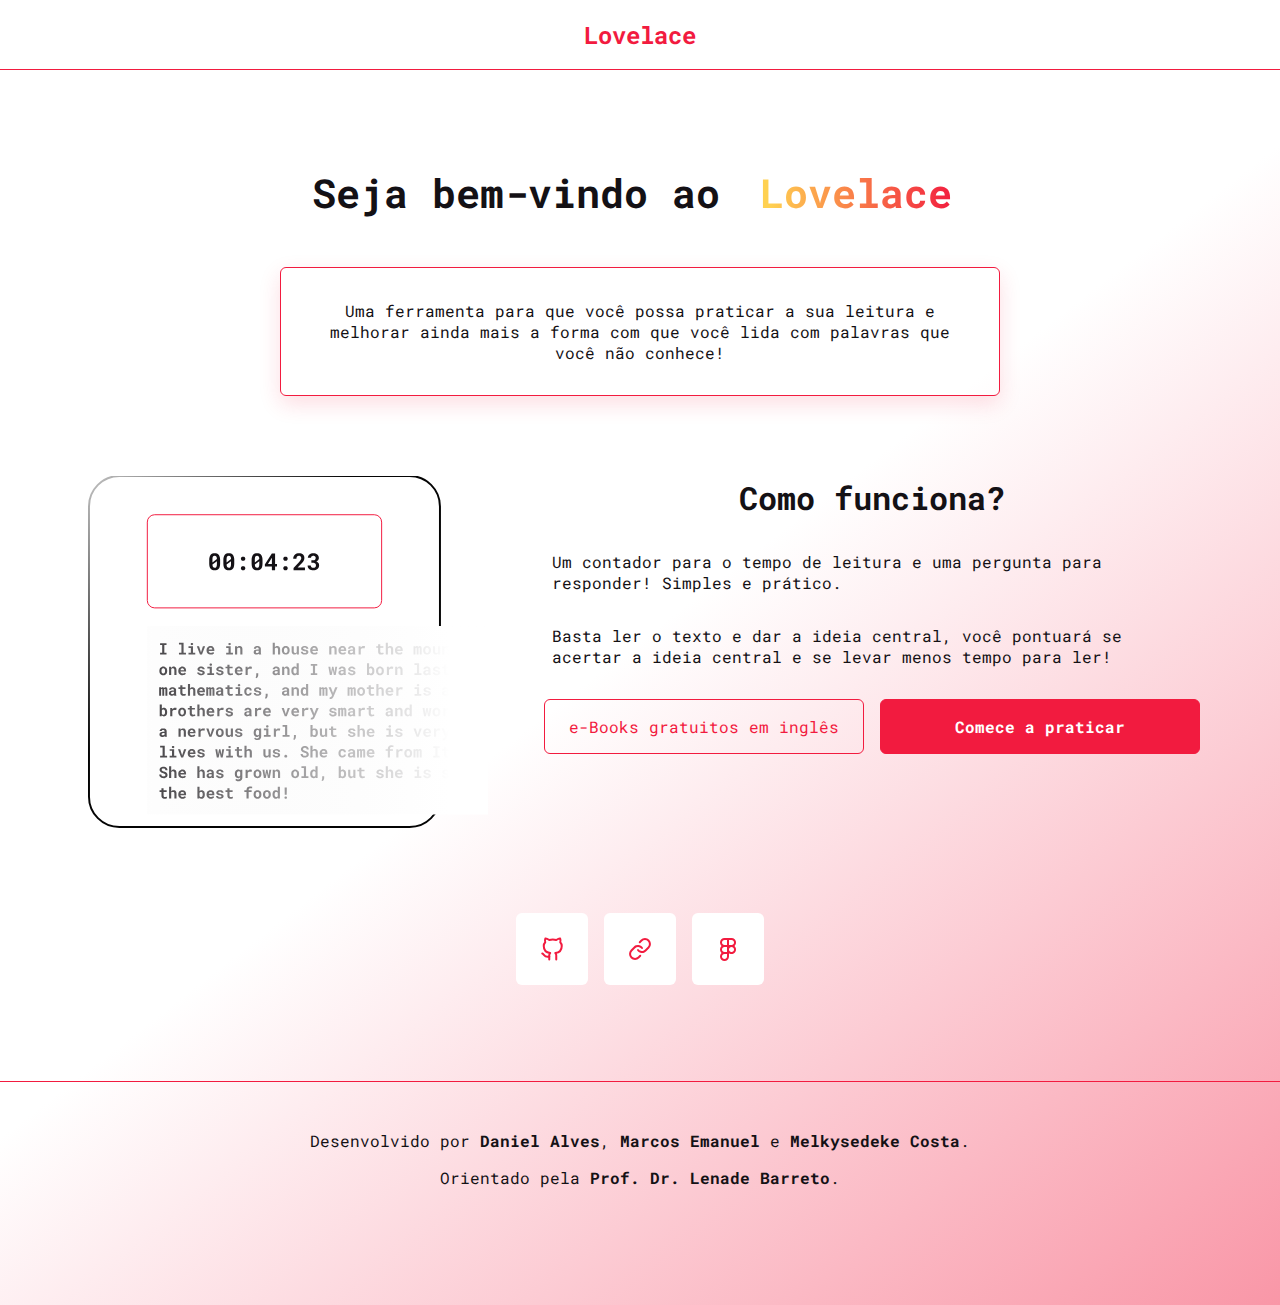
<file: principal.html>
<!DOCTYPE html>
<html lang="pt-br">
<head>
    <!-- Linkando o CSS -->
    <link rel="stylesheet" href="./src/css/style.css">    
    <meta charset="UTF-8">
    <meta http-equiv="X-UA-Compatible" content="IE=edge">
    <meta name="viewport" content="width=device-width, initial-scale=1.0">
    <!-- Linkando as Fontes -->
    <link rel="preconnect" href="https://fonts.googleapis.com">
    <link rel="preconnect" href="https://fonts.gstatic.com" crossorigin>
    <link href="https://fonts.googleapis.com/css2?family=Roboto+Mono:wght@300;400;500;700&display=swap" rel="stylesheet">
    <title>Lovelace</title>
</head>
<body>
    <header>
        <h1>Lovelace</h1>
    </header>

    <section id="mainContent">
        <h1>Seja bem-vindo ao <span id="love">Lovelace</span></h1>
        <p>Uma ferramenta para que você possa praticar a sua leitura e melhorar ainda mais a forma com que você lida com palavras que você não conhece!</p>
    </section>
    
    <div class="tudo">
        <div class="direita">
            <section id="exampleSection">
                <h2>Como funciona?</h2>
                <p>Um contador para o tempo de leitura e uma pergunta para responder! Simples e prático.</p>
                <p>Basta ler o texto e dar a ideia central, você pontuará se acertar a ideia central e se levar menos tempo para ler!</p>
            </section>

            <section id="interactButtons">
                <a href="practice.html" id="startPractice">Comece a praticar</a>
                <a href="https://www.gutenberg.org/" target="_blank" id="seeBooks">e-Books gratuitos em inglês</a>
            </section>
        
        </div>
        <div class="esquerda">
            <section id="exampleSection2">
                <img src="./src/img/example.svg" alt="">
            </section>
        </div>
    </div>

    <section id="socialButtons">
        <a href="https://github.com/devmarquinhos/Voltaire" target="_blank"><img src="./src/img/github.svg" alt="Github"></a>
        <a href="https://linktr.ee/developersVoltaire"><img src="./src/img/link.svg" alt="Link"></a>
        <a href="https://www.figma.com/file/Ej7N8rlsG69xa393ALhbnW/Voltaire?node-id=0%3A1&t=UJtTMR0yc0eKyPoZ-1" target="_blank"><img src="./src/img/figma.svg" alt="Figma"></a>
    </section>

    <footer>
        <p>Desenvolvido por <span>Daniel Alves</span>,<span> Marcos Emanuel </span> e <span> Melkysedeke Costa</span>.</p>
        <span class="divider"></span>
        <p>Orientado pela <span>Prof. Dr. Lenade Barreto</span>.</p>
    </footer>
</body>
<script src="./src/js/script.js"></script>
</html>
</file>
<file: src/css/style.css>
* {
    font-family: 'Roboto Mono', monospace;
    margin: 0;
    padding: 0;
    box-sizing: border-box;

    font-size: 16px;
    color: #F4F4F4;
    
}

*::selection {
    background: #F21B3F;
    color: #FFFFFF;
    
}

body {
    background: linear-gradient(142.15deg, #FFFFFF 49.5%, #F21B3F 159.81%);
}

/* Header */
header h1 {
    color: #F21B3F;
    font-size: 24px;
}

header {
    display: flex;
    text-align: center;
    justify-content: center;
    align-items: center;
    height: 70px;
    width: 100%;

    border-bottom: 1px solid #F21B3F;
}

.tudo{
    display: flex;
    justify-content: center;
    flex-direction: row-reverse;
}
/* Main content container */
#mainContent {
    display: flex;
    flex-direction: column;
    justify-content: center;
    align-items: center;
    width: 100%;
    margin: 48px 0;
    font-size: 16px;
    
}

#love{
    font-size: 40px;
    margin: 48px 16px;
    background:  linear-gradient(269.52deg, #F21B3F -1.77%, #FFD151 95%);
    background-clip: text;
    -webkit-background-clip: text;
    -webkit-text-fill-color: transparent;


}

#mainContent h1 {
    font-size: 40px;
    margin: 48px 16px;
    color: #141115;
    user-select: none;
}

#mainContent p {
    width: 720px;
    display: flex;
    justify-content: center;
    text-align: center;
    border: 1px solid #F21B3F;
    color: #141115;
    border-radius: 6px;
    padding: 32px;
    margin: 0 32px;
    box-shadow: 0px 8px 21px rgba(242, 27, 63, 0.15);
}

#containerContent{
    display: flex;
    justify-content: center;
}

/* Example Container */
#exampleSection {
    
    width: 640px;
    display: flex;
    flex-direction: column;
    justify-content: center;
    align-items: center;
    text-align:start;
    gap: 32px;
    margin: 32px;
}

#exampleSection h2 {
    color: #141115;
    font-size: 32px;
    display: flex;
    flex-direction: column;
    text-align: start;
    align-items: start;
}

#exampleSection p {
    color: #141115;
}

#exampleSection2 img {
    width: 400px;
    margin: 32px;
}

/* Buttons container */
#interactButtons {
    display: flex;
    flex-direction:row-reverse;
    justify-content: center;
    align-items: center;
    gap: 16px;
    transition: all .2s;
}

#interactButtons a {
    text-decoration: none;

}

/* Start practice button */
#startPractice {
    font-weight: 700;
    width: 320px;
    text-align: center;
    border-radius: 6px;
    padding: 16px;
    color: white;
    background-color: #F21B3F;
    border: 1px solid #F21B3F;
    transition: all .2s;
}

/* See eBooks button */
#seeBooks {
    width: 320px;
    text-align: center;
    border: 1px solid #F21B3F;
    padding: 16px;
    border-radius: 6px;
    color: #F21B3F;
    transition: all .2s;
}

#startPractice:hover{
    border: 1px solid #F21B3F;
    background-color: white;
    color: #F21B3F;
    box-shadow: 0px 8px 21px rgba(242, 27, 63, 0.15);

}

#seeBooks:hover {
    border: 1px solid #F21B3F;
    color: black;
    box-shadow: 0px 8px 21px rgba(242, 27, 63, 0.15);
}

/* Social Buttons */
#socialButtons {
    display: flex;
    justify-content: center;
    align-items: center;
    gap: 16px;
    margin: 48px 0;
}

#socialButtons a {
    display: flex;
    justify-content: center;
    align-items: center;
    flex-direction: row;
    font-size: 24px;
    padding: 24px;
    border-radius: 6px;
    transition: all .2s;
    box-shadow: #F21B3F;
    background: #FFFFFF;
    
}

#socialButtons a:hover {
    background: #F4F4F4;
}

/* Practice text */
#textContainer {
    display: flex;
    flex-direction: column;
    align-items: center;
}

#textContainer p {
    display: flex;
    color: #141115;
    border: 1px solid #F21B3F;
    border-radius: 6px;
    padding: 16px;
    width: 80%;
    margin: 32px;
    user-select: none;
}

#submitAnswer {
    width: 80%;
    display: flex;
    flex-direction: column;
    gap: 16px;
}

#submitAnswer input {
    padding: 16px;
    border-radius: 6px;
    border: 1px solid #F21B3F;
    color: #141115;
    background-color: transparent;
}

.sendAnswer {
    width: 180px;
    padding: 16px;
    color: #FFFFFF;
    background: #F21B3F;
    border: none;
    border-radius: 6px;
    transition: all .2s;
    cursor: pointer;
}

.changeText {
    padding: 16px;
    color: #F21B3F;
    background: transparent;
    border: 1px solid #F21B3F;
    border-radius: 6px;
    cursor: pointer;
    transition: all .2s;
}

.changeText:hover {
    box-shadow: 0px 8px 21px rgba(242, 27, 63, 0.15);
}

/* Footer */
.divider {
    height: 72px;
    border: 1px solid #F4F4F4;
}

footer {
    display: flex;
    flex-direction: column;
    gap: 16px;

    padding: 48px 32px;

    border-top: 1px solid #F21B3F;
    font-size: 16px;
    font-weight: 400;
    width: 100%;
    height: 128px;
    margin: 96px 0;
    text-align: center;
}

footer p span {
    color: #141115;
    font-weight: 700;
}

footer p {
    color: #141115;
}
footer .divider {
    color: #141115;
    display: none;
}

/* Timer */
.container {
    display: flex;
    flex-direction: column;
    justify-content: center;
    align-items: center;
    gap: 32px;
    margin-top: 42px;
}

.container > h3{
    color: #141115;
}
#timer {
    display: flex;
    justify-content: center;
    align-items: center;
    width: 120px;
    height: 48px;
    padding: 32px;
    border: 1px solid #F21B3F;
    border-radius: 6px;
    box-shadow: 0px 8px 21px rgba(0, 119, 182, 0.15);

}

.timerButton {
    width: 120px;
    background-color: transparent;
    border: 1px solid #F21B3F;
    border-radius: 6px;
    padding: 16px;
    color: #F21B3F;
    font-weight: 700;

    transition: all .2s;
}

.timerButton:hover {
    cursor: pointer;
    background-color: #F4F4F4;
}

/* Media queries */
@media only screen and (max-width:900px) {
    footer {
        display: flex;
        flex-direction: column;
    }

    .tudo{
        display: flex;
        justify-content: center;
        flex-direction: column-reverse;
    }

    #mainContent h1 {
        font-size: 20px;
        margin: 48px 16px;
        text-align: center;
        
    }

    #mainContent p {
        width: 300px;
        display: flex;
        justify-content: center;
        text-align: center;
        flex-direction: column;
    
        border: 1px solid #F21B3F;
        border-radius: 6px;
        padding: 24px;
        margin: 0px 32px;
    
        box-shadow: 0px 8px 21px rgba(0, 119, 182, 0.15);
    
    }


    #exampleSection{
        width: 85%;
        display: flex;
        flex-direction: column;
        justify-content: center;
        align-items: center;
        text-align: center;
        box-sizing: border-box;
        margin-left: auto;
        margin-right: auto;
        
    }

    #exampleSection2 img {
        width: 320px;
        margin: auto;
        display: block;
    }

    #interactButtons{
        display: flex;
        flex-direction: column;
    }

    #textContainer {
        display: flex;
        justify-content: center;
        align-items: center;
    }

    #submitAnswer input::placeholder {
        font-size: 12px;
    }

    #textContainer p {
        border: 1px solid #F21B3F;
        border-radius: 6px;
        padding: 16px;
        width: 80%;
        margin: 32px;
        user-select: none;
        
    }
    
}
</file>
